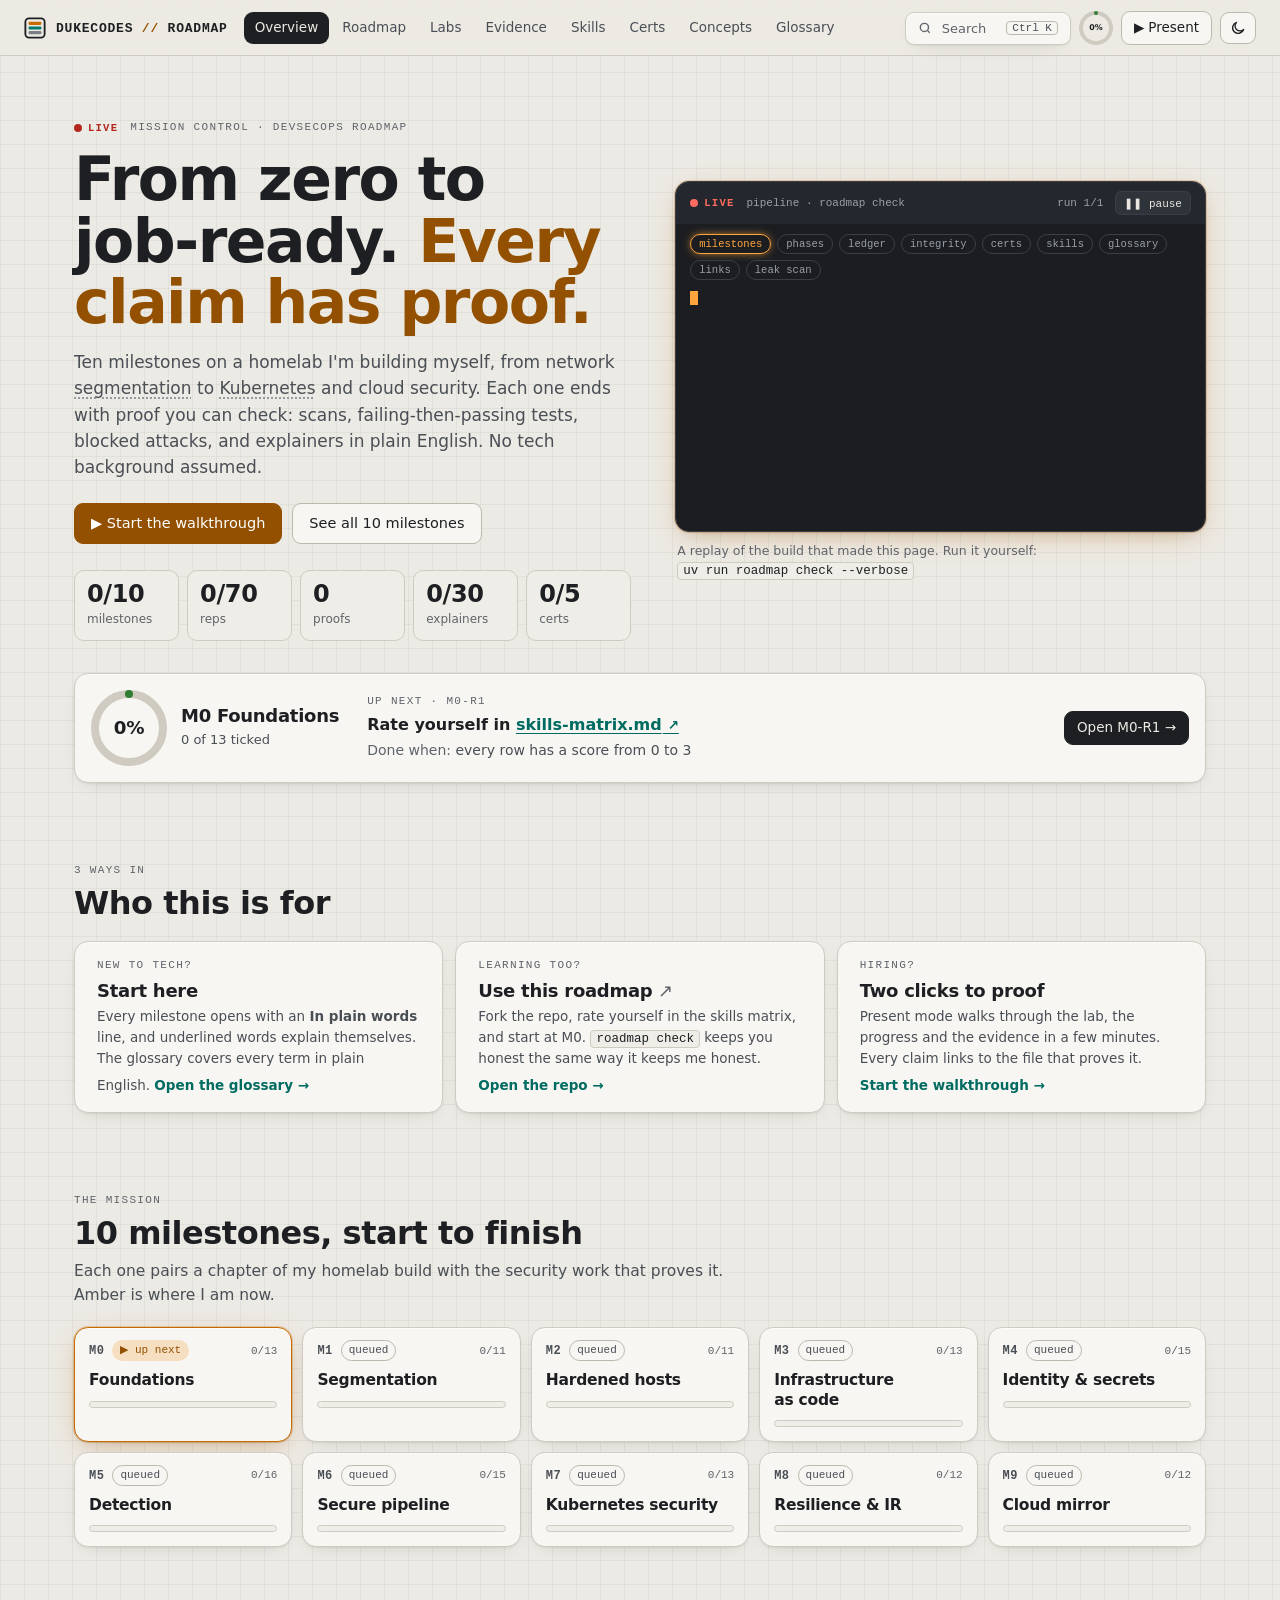
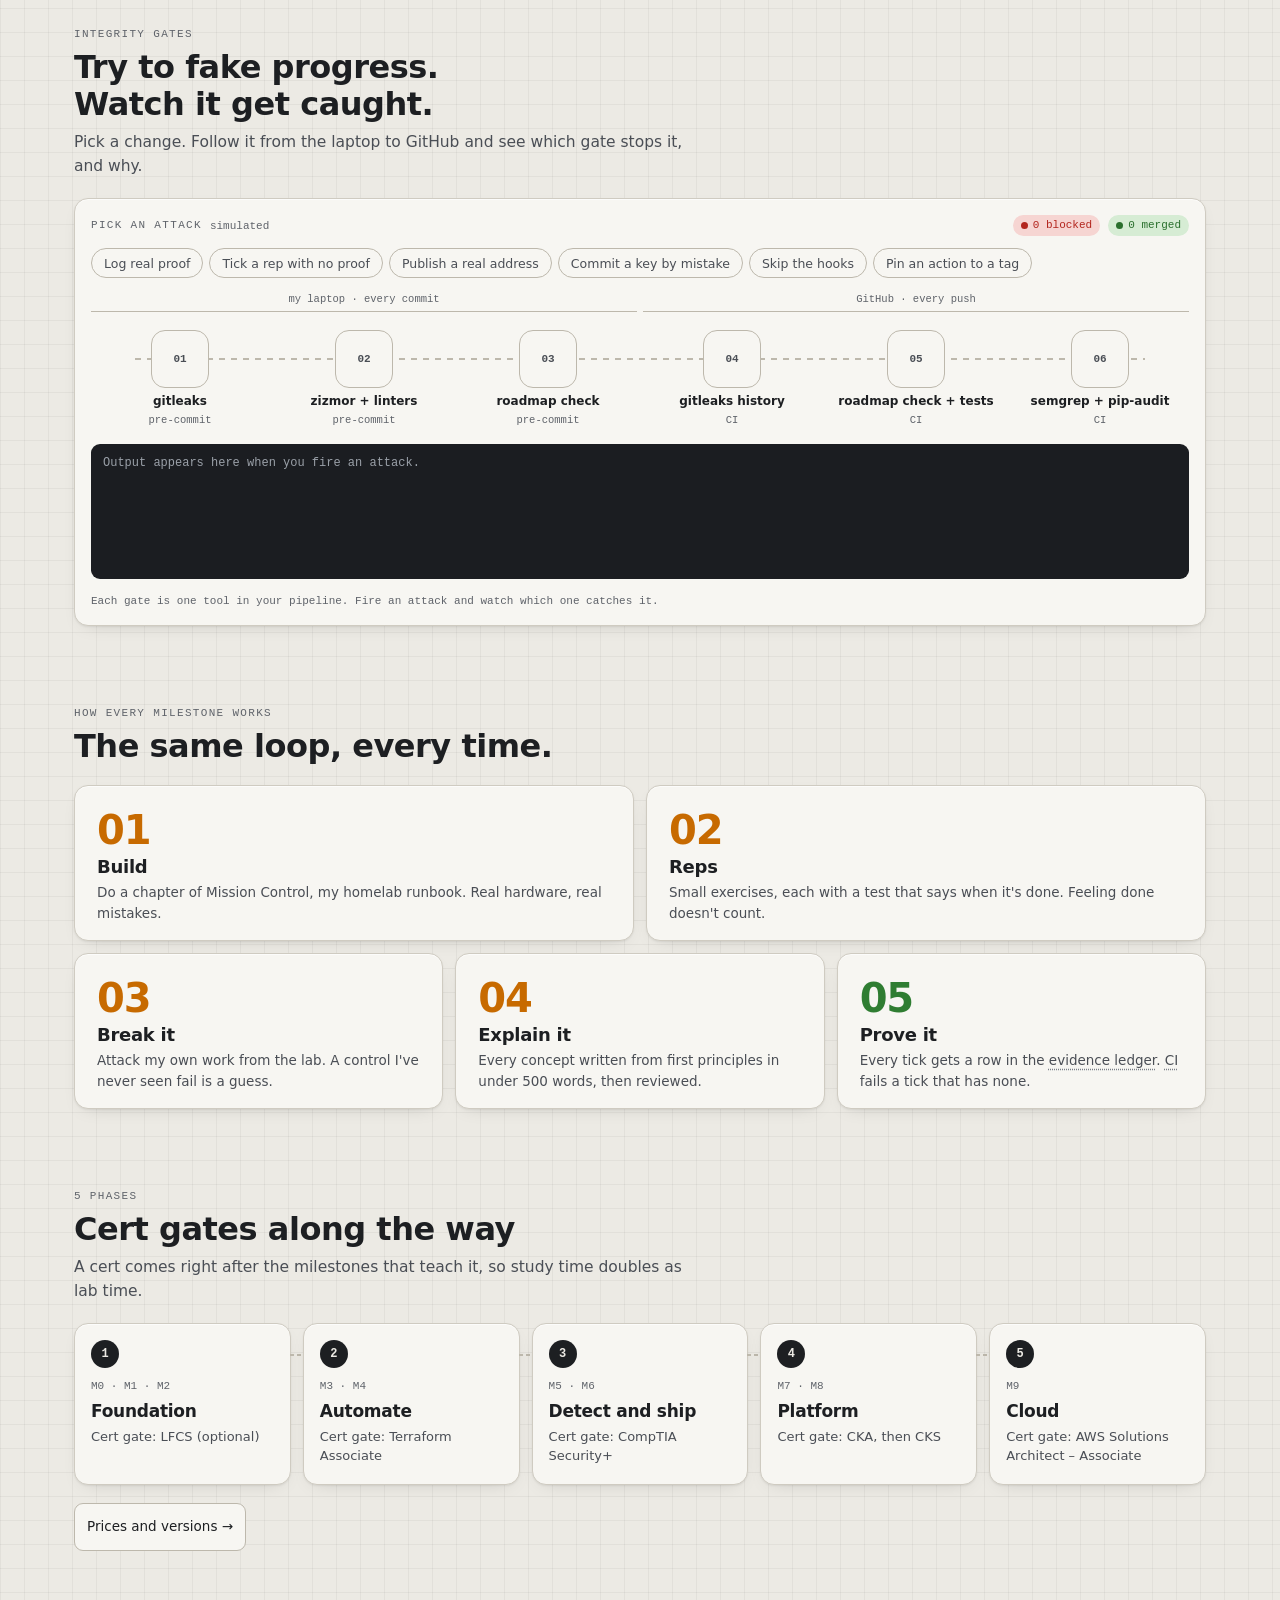
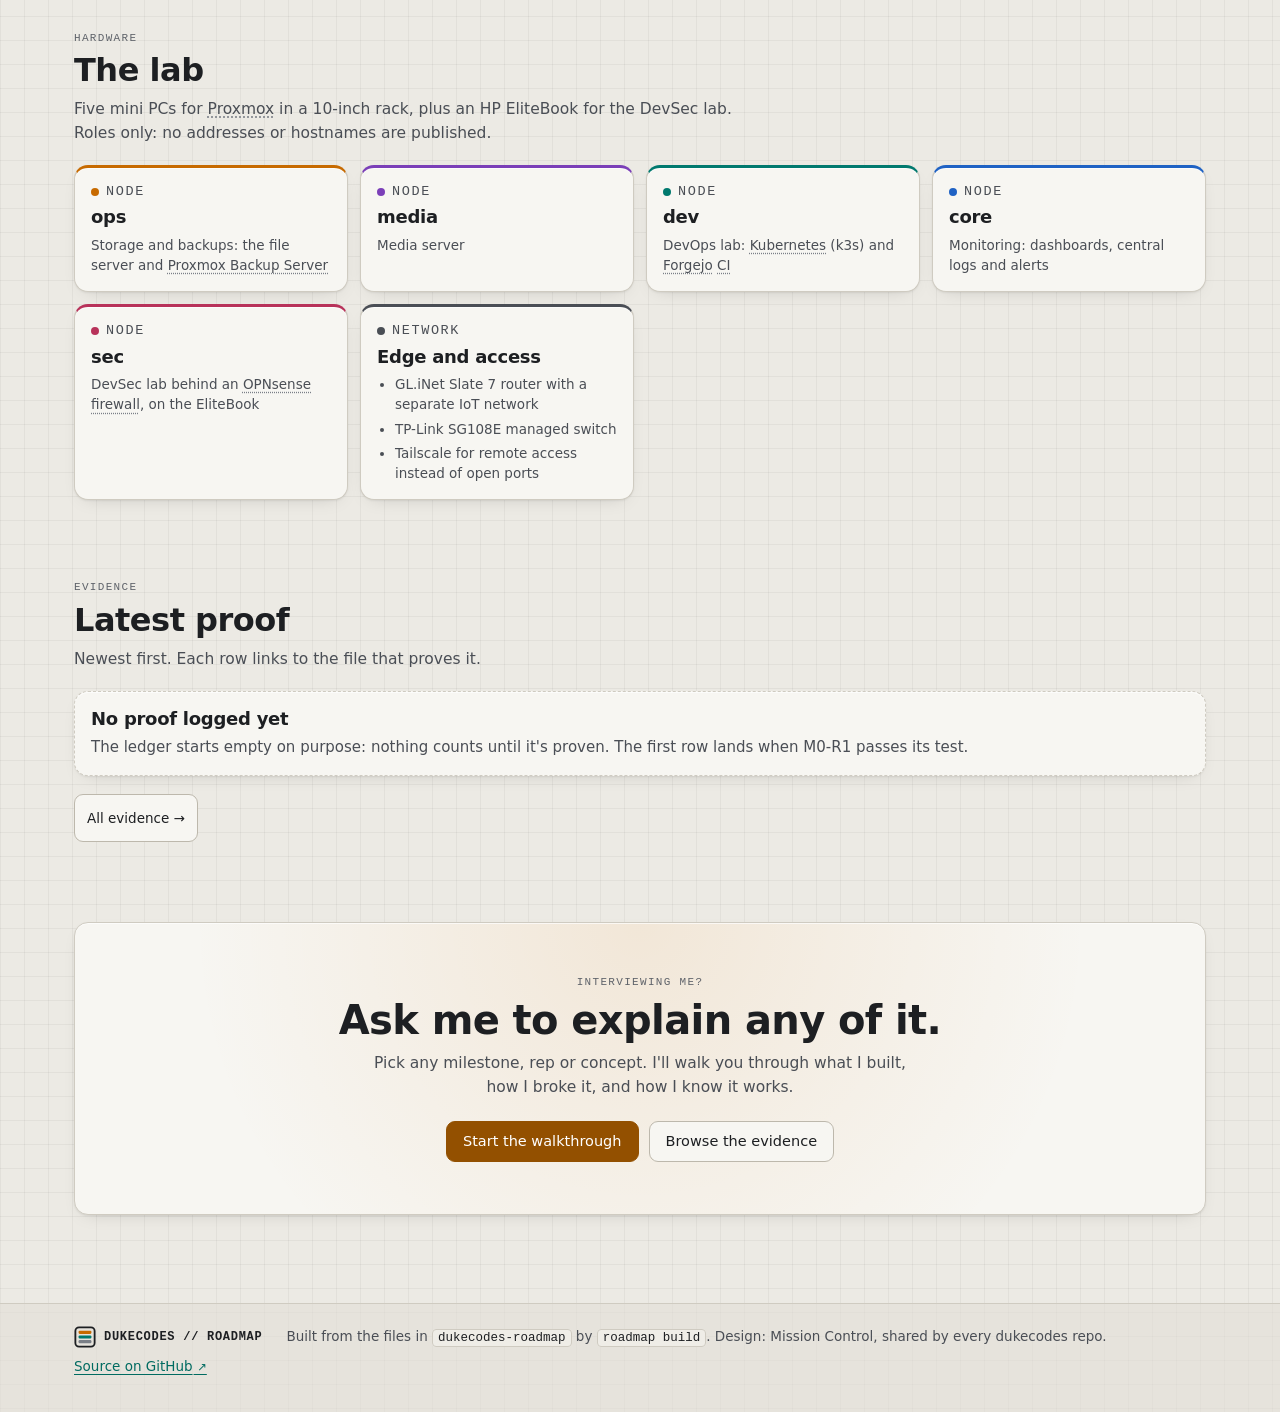
<file: site/index.html>
<!doctype html>
<html lang="en" data-theme="light">
<head>
<meta charset="utf-8">
<meta http-equiv="Content-Security-Policy" content="default-src 'none'; script-src 'self'; style-src 'self' https://fonts.googleapis.com; font-src https://fonts.gstatic.com; img-src 'self'; connect-src 'self'; base-uri 'none'; form-action 'none'; require-trusted-types-for 'script'; trusted-types 'none'; upgrade-insecure-requests">
<meta name="viewport" content="width=device-width, initial-scale=1, viewport-fit=cover">
<meta name="referrer" content="no-referrer">
<title>dukecodes DevSecOps Roadmap</title>
<meta name="description" content="Duke's DevSecOps roadmap: ten homelab milestones, each closed by evidence anyone can check.">
<link rel="icon" href="favicon.svg" type="image/svg+xml">
<script src="theme.js"></script>
<link rel="stylesheet" href="https://fonts.googleapis.com/css2?family=Bricolage+Grotesque:opsz,wght@12..96,700;12..96,800&family=IBM+Plex+Sans:wght@400;500;600&family=JetBrains+Mono:wght@400;500;700&display=swap">
<link rel="stylesheet" href="ds/tokens.css">
<link rel="stylesheet" href="ds/bundle.css">
<link rel="stylesheet" href="app.css">
<script src="vendor/react-18.3.1/react.production.min.js" defer></script>
<script src="vendor/react-18.3.1/react-dom.production.min.js" defer></script>
<script src="ds/bundle.js" defer></script>
<script src="app.js" defer></script>
</head>
<body>
<div id="root">
  <div class="rm-boot" role="status">
    <p class="rm-boot-title">Loading the roadmap…</p>
    <p>Still here? The page needs JavaScript and a web server. Run <code>make preview</code>, then open http://127.0.0.1:8000. Everything on it is also in the repository, starting with README.md and roadmap.md.</p>
  </div>
</div>
</body>
</html>
</file>
<file: site/ds/tokens.css>
/* dukecodes - Design system — generated from tokens.json by scripts/ds_tokens.py. Do not edit: run make site-tokens. */
:root, [data-theme="light"] {
  --bg-100: #eceae4;
  --bg-200: #e2dfd7;
  --panel-100: #f7f6f2;
  --panel-200: #efede7;
  --ink-100: #1d1f22;
  --ink-200: #4a4e55;
  --ink-300: #7a7f87;
  --ink-muted: #5f636a;
  --line-100: #cfcbc1;
  --line-200: #bdb8ac;
  --amber: #c76a00;
  --amber-strong: #935000;
  --focus-ring: var(--amber-strong);
  --amber-soft: #f6dfc0;
  --on-fill: #ffffff;
  --teal: #00796e;
  --teal-strong: #006b61;
  --teal-soft: #c9ebe6;
  --red: #b3261e;
  --red-soft: #f6d5d2;
  --green: #2f7d32;
  --green-strong: #2a6f2d;
  --green-soft: #d6ecd4;
  --violet: #6a4bb5;
  --violet-soft: #e3dbf6;
  --code-bg: #1b1d21;
  --code-ink: #e8e6df;
  --code-out: #b4b6ba;
  --code-muted: #9aa0a8;
  --code-bar: #24282e;
  --code-line: #3a3f46;
  --code-btn: #2f343b;
  --code-accent: #3fd1bf;
  --code-ok: #6fcf73;
  --code-ok-soft: #16301a;
  --code-warn: #ffa53d;
  --code-err: #ff6b5e;
  --code-err-soft: #3b1714;
  --node-ops: #c76a00;
  --node-media: #7b3fb8;
  --node-dev: #00796e;
  --node-core: #1f62c4;
  --node-sec: #b8325a;
  --node-net: #4a4e55;
  --grid-line: rgba(0,0,0,0.045);
  --scrim: rgba(10,12,14,0.45);
  --shadow-panel: 0 1px 0 rgba(255,255,255,0.7) inset, 0 1px 2px rgba(0,0,0,0.06), 0 6px 20px -12px rgba(0,0,0,0.25);
  --shadow-glow-amber: 0 0 0 1px rgba(199,106,0,0.25), 0 8px 30px -8px rgba(199,106,0,0.35);
  --shadow-glow-green: 0 0 0 1px rgba(47,125,50,0.25), 0 8px 30px -8px rgba(47,125,50,0.35);
  --shadow-pop: 0 30px 60px -20px rgba(0,0,0,0.35), 0 0 0 1px rgba(0,0,0,0.04);
}

[data-theme="dark"] {
  --bg-100: #121417;
  --bg-200: #0d0f11;
  --panel-100: #1a1d21;
  --panel-200: #20242a;
  --ink-100: #ecebe6;
  --ink-200: #b4b6ba;
  --ink-300: #80848b;
  --ink-muted: #959aa1;
  --line-100: #2c3138;
  --line-200: #3a4049;
  --amber: #ffa53d;
  --amber-strong: #ffa53d;
  --focus-ring: var(--amber-strong);
  --amber-soft: #3a2810;
  --on-fill: #121417;
  --teal: #3fd1bf;
  --teal-strong: #3fd1bf;
  --teal-soft: #0f312d;
  --red: #ff6b5e;
  --red-soft: #3b1714;
  --green: #6fcf73;
  --green-strong: #6fcf73;
  --green-soft: #16301a;
  --violet: #b39cff;
  --violet-soft: #271f40;
  --code-bg: #0b0c0e;
  --code-ink: #e8e6df;
  --code-out: #b4b6ba;
  --code-muted: #9aa0a8;
  --code-bar: #24282e;
  --code-line: #3a3f46;
  --code-btn: #2f343b;
  --code-accent: #3fd1bf;
  --code-ok: #6fcf73;
  --code-ok-soft: #16301a;
  --code-warn: #ffa53d;
  --code-err: #ff6b5e;
  --code-err-soft: #3b1714;
  --node-ops: #ffa53d;
  --node-media: #c08cff;
  --node-dev: #3fd1bf;
  --node-core: #6aa8ff;
  --node-sec: #ff7a9c;
  --node-net: #9aa0a8;
  --grid-line: rgba(255,255,255,0.035);
  --scrim: rgba(0,0,0,0.6);
  --shadow-panel: 0 1px 0 rgba(255,255,255,0.04) inset, 0 10px 30px -18px rgba(0,0,0,0.8);
  --shadow-glow-amber: 0 0 0 1px rgba(255,165,61,0.25), 0 8px 34px -8px rgba(255,165,61,0.45);
  --shadow-glow-green: 0 0 0 1px rgba(111,207,115,0.25), 0 8px 34px -8px rgba(111,207,115,0.4);
  --shadow-pop: 0 30px 60px -20px rgba(0,0,0,0.7), 0 0 0 1px rgba(255,255,255,0.04);
}

:root {
  --space-1: 4px;
  --space-2: 6px;
  --space-3: 8px;
  --space-4: 10px;
  --space-5: 12px;
  --space-6: 14px;
  --space-7: 16px;
  --space-8: 22px;
  --space-9: 24px;
  --space-10: 28px;
  --radius-xs: 4px;
  --radius-sm: 6px;
  --radius-md: 9px;
  --radius-lg: 10px;
  --radius-xl: 14px;
  --radius-pill: 999px;
  --font-display: "Bricolage Grotesque", system-ui, sans-serif;
  --font-body: "IBM Plex Sans", system-ui, sans-serif;
  --font-mono: "JetBrains Mono", ui-monospace, monospace;
}

.hero {
  font-family: var(--font-display);
  font-size: 50px;
  line-height: 1.02;
  font-weight: 800;
  letter-spacing: -0.015em;
}

.chapter {
  font-family: var(--font-display);
  font-size: 28px;
  line-height: 1.15;
  font-weight: 700;
  letter-spacing: -0.015em;
}

.section {
  font-family: var(--font-display);
  font-size: 22px;
  line-height: 1.2;
  font-weight: 700;
  letter-spacing: -0.015em;
}

.card-title {
  font-family: var(--font-display);
  font-size: 18px;
  line-height: 1.25;
  font-weight: 700;
  letter-spacing: -0.015em;
}

.stat {
  font-family: var(--font-display);
  font-size: 24px;
  line-height: 1.1;
  font-weight: 700;
}

.body {
  font-family: var(--font-body);
  font-size: 15px;
  line-height: 1.55;
  font-weight: 400;
}

.step-title {
  font-family: var(--font-body);
  font-size: 15px;
  line-height: 1.3;
  font-weight: 600;
}

.small {
  font-family: var(--font-body);
  font-size: 13.5px;
  line-height: 1.5;
  font-weight: 400;
}

.button {
  font-family: var(--font-body);
  font-size: 13.5px;
  line-height: 1.3;
  font-weight: 500;
}

.eyebrow {
  font-family: var(--font-mono);
  font-size: 11px;
  line-height: 1.4;
  font-weight: 500;
  letter-spacing: 0.12em;
}

.code {
  font-family: var(--font-mono);
  font-size: 12.5px;
  line-height: 1.55;
  font-weight: 400;
}

.chip {
  font-family: var(--font-mono);
  font-size: 11px;
  line-height: 1;
  font-weight: 400;
}

.brand {
  font-family: var(--font-mono);
  font-size: 13px;
  line-height: 1;
  font-weight: 700;
  letter-spacing: 0.06em;
}
</file>
<file: site/ds/bundle.css>
/* dukecodes - Design system: component styles. Every colour, space, radius and shadow comes from tokens.css. */

/* ---------- ground + utilities ---------- */
body{margin:0;background:var(--bg-100);color:var(--ink-100);font:15px/1.55 var(--font-body);-webkit-font-smoothing:antialiased;
  background-image:linear-gradient(var(--grid-line) 1px,transparent 1px),linear-gradient(90deg,var(--grid-line) 1px,transparent 1px);background-size:var(--space-9) var(--space-9)}
.dk-sr{position:absolute!important;width:1px;height:1px;padding:0;margin:-1px;overflow:hidden;clip:rect(0 0 0 0);white-space:nowrap;border:0}
.dk-pad{padding:var(--space-7)}
.dk-row{display:flex;flex-wrap:wrap;gap:var(--space-3);align-items:center}
.dk-col{display:flex;flex-direction:column;gap:var(--space-3)}
.dk-eyebrow{font:500 11px/1.4 var(--font-mono);letter-spacing:.12em;text-transform:uppercase;color:var(--ink-muted)}
.dk-meta{font:11px/1.5 var(--font-mono);color:var(--ink-muted);margin:0}
.dk-toolbar{display:flex;flex-wrap:wrap;align-items:center;gap:var(--space-3);margin-bottom:var(--space-5)}
.dk-toolbar .sp{flex:1}
.dk-live{display:inline-flex;align-items:center;gap:6px;font:700 10.5px var(--font-mono);letter-spacing:.12em;color:var(--red)}
.dk-live::before{content:"";width:8px;height:8px;border-radius:50%;background:currentColor;animation:dk-pulse 1.6s ease-out infinite}
.dk-live.paused{color:var(--ink-muted)}.dk-live.paused::before{animation:none}
@keyframes dk-pulse{0%{box-shadow:0 0 0 0 color-mix(in srgb,currentColor 60%,transparent)}100%{box-shadow:0 0 0 9px transparent}}
@keyframes dk-in{from{opacity:0;transform:translateY(-4px)}to{opacity:1;transform:none}}
@keyframes dk-fade{from{opacity:0}to{opacity:1}}

/* focus: one ring everywhere */
.dk-btn:focus-visible,.dk-seg button:focus-visible,.dk-trace-btn:focus-visible,.dk-gates .atk button:focus-visible,.dk-kbtn:focus-visible,
.dk-step .car:focus-visible,.dk-step button.h:focus-visible,.dk-glow:focus-visible,.dk-term-g:focus-visible,.dk-flip:focus-visible,.dk-ck:focus-visible,.dk-stage.is-btn:focus-visible,
.dk-topo .svgwrap:focus-visible,.dk-track-wrap:focus-visible{outline:2px solid var(--focus-ring);outline-offset:2px}
.dk-cmd-copy:focus-visible,.dk-term .bar button:focus-visible,.dk-console .ctl:focus-visible,.dk-gates .log:focus-visible{outline:2px solid var(--code-warn);outline-offset:2px}

/* ---------- celebrate ---------- */
.dk-confetti{position:absolute;inset:0;pointer-events:none;overflow:visible;z-index:50}
.dk-confetti i{position:absolute;left:50%;top:50%;width:7px;height:11px;border-radius:2px;animation:dk-conf 1.3s cubic-bezier(.2,.7,.3,1) forwards}
@keyframes dk-conf{0%{transform:translate(0,0) rotate(0);opacity:1}55%{transform:translate(var(--x),var(--y)) rotate(var(--r));opacity:1}100%{transform:translate(calc(var(--x)*1.25),calc(var(--y) + 240px)) rotate(calc(var(--r)*1.6));opacity:0}}

/* ---------- Panel ---------- */
.dk-panel{background:var(--panel-100);border:1px solid var(--line-100);border-radius:var(--radius-xl);box-shadow:var(--shadow-panel)}
.dk-panel.p{padding:var(--space-7)}

/* ---------- Button ---------- */
.dk-btn{display:inline-flex;align-items:center;gap:7px;min-height:32px;border:1px solid var(--line-200);background:var(--panel-100);color:var(--ink-100);border-radius:var(--radius-md);padding:7px 12px;cursor:pointer;font:500 13.5px/1.3 var(--font-body)}
.dk-btn:hover{border-color:var(--ink-200)}
.dk-btn.primary{background:var(--ink-100);color:var(--bg-100);border-color:var(--ink-100)}
.dk-btn.amber{background:var(--amber-strong);color:var(--on-fill);border-color:var(--amber-strong)}
.dk-btn.sm{min-height:28px;padding:5px 10px;font-size:12.5px}
.dk-btn[aria-pressed="true"]{background:var(--ink-100);color:var(--bg-100);border-color:var(--ink-100)}
.dk-btn:disabled,.dk-btn[aria-disabled="true"]{opacity:.5;cursor:default}

/* ---------- Chip ---------- */
.dk-chip{display:inline-flex;align-items:center;gap:5px;font:11px/1 var(--font-mono);padding:4px 7px;border-radius:var(--radius-pill);border:1px solid var(--line-200);color:var(--ink-200);background:var(--panel-100);white-space:nowrap}
.dk-chip .d{width:7px;height:7px;border-radius:50%;background:currentColor}
.dk-chip.amber{background:var(--amber-soft);border-color:transparent;color:var(--amber-strong)}
.dk-chip.teal{background:var(--teal-soft);border-color:transparent;color:var(--teal-strong)}
.dk-chip.red{background:var(--red-soft);border-color:transparent;color:var(--red)}
.dk-chip.green{background:var(--green-soft);border-color:transparent;color:var(--green-strong)}
.dk-chip.violet{background:var(--violet-soft);border-color:transparent;color:var(--violet)}

/* ---------- Callout ---------- */
.dk-callout{border-radius:var(--radius-lg);padding:10px var(--space-5);font-size:13.5px;line-height:1.5;color:var(--ink-100);display:flex;gap:var(--space-4)}
.dk-callout b{font-weight:600;flex:none;max-width:45%}
.dk-callout.warn{background:var(--red-soft)}.dk-callout.warn b{color:var(--red)}
.dk-callout.gate{background:var(--amber-soft)}.dk-callout.gate b{color:var(--amber-strong)}
.dk-callout.adapt{background:var(--teal-soft)}.dk-callout.adapt b{color:var(--teal-strong)}
.dk-callout.unverified{background:var(--violet-soft)}.dk-callout.unverified b{color:var(--violet)}

/* ---------- CodeBlock ---------- */
.dk-where{font:10.5px var(--font-mono);color:var(--teal-strong);display:block;margin-bottom:3px}
.dk-cmd-wrap{position:relative}
.dk-cmd{margin:0;background:var(--code-bg);color:var(--code-ink);border-radius:var(--radius-md);font:12.5px/1.55 var(--font-mono);padding:11px 64px 11px 12px;white-space:pre-wrap;word-break:break-word;overflow:auto;max-height:420px}
.dk-cmd code{font:inherit}
.dk-cmd-copy{position:absolute;top:6px;right:6px;min-height:24px;background:var(--code-btn);border:1px solid var(--code-line);color:var(--code-ink);border-radius:var(--radius-sm);font:11px var(--font-mono);padding:3px 8px;cursor:pointer}
.dk-cmd-copy.ok{background:var(--code-ok-soft);border-color:var(--code-ok);color:var(--code-ok)}
.dk-cmd-copy.fail{background:var(--code-err-soft);border-color:var(--code-err);color:var(--code-err)}

/* ---------- StatTile ---------- */
.dk-stat{border:1px solid var(--line-100);border-radius:var(--radius-lg);padding:var(--space-4) var(--space-5);background:var(--panel-200);min-width:110px}
.dk-stat b{display:block;font:700 24px/1.1 var(--font-display);letter-spacing:-.015em}
.dk-stat span{font-size:12px;color:var(--ink-muted)}

/* ---------- StageCard ---------- */
.dk-stage{position:relative;display:block;border:1px solid var(--line-100);background:var(--panel-100);border-radius:var(--radius-lg);padding:10px 11px 11px;overflow:hidden;text-align:left;box-sizing:border-box;width:184px;max-width:100%;min-width:0;font:inherit;color:inherit}
.dk-stages{display:grid;grid-template-columns:repeat(auto-fit,minmax(150px,1fr));gap:var(--space-3)}
:where(ul,ol).dk-stages{list-style:none;margin:0;padding:0}
.dk-stages .dk-stage{width:auto}
.dk-stages > :not(.dk-stage){display:flex;min-width:0}
.dk-stages > :not(.dk-stage) > .dk-stage{flex:1}
.dk-stage.is-btn{cursor:pointer;transition:transform .15s,border-color .15s}
.dk-stage.is-btn:hover{transform:translateY(-2px);border-color:var(--line-200)}
.dk-stage .n{display:block;font:10.5px var(--font-mono);color:var(--ink-muted)}
.dk-stage .t{display:block;font-weight:600;font-size:13px;line-height:1.25;margin:4px 0 8px;min-height:2.5em}
.dk-bar{display:block;height:5px;border-radius:9px;background:var(--panel-200);overflow:hidden;border:1px solid var(--line-100)}
.dk-bar i{display:block;height:100%;background:var(--teal);border-radius:9px;transition:width .45s}
.dk-stage .s{display:block;font:10px var(--font-mono);margin-top:6px;color:var(--ink-muted)}
.dk-stage.active{border-color:var(--amber)}.dk-stage.active .dk-bar i{background:var(--amber)}.dk-stage.active .s{color:var(--amber-strong)}
.dk-stage.done .dk-bar i{background:var(--green)}.dk-stage.done .s{color:var(--green-strong)}
.dk-stage.active::after{content:"";position:absolute;inset:0;background:linear-gradient(100deg,transparent 30%,color-mix(in srgb,var(--amber) 14%,transparent) 50%,transparent 70%);background-size:250% 100%;animation:dk-scan 2.4s linear infinite;pointer-events:none}
@keyframes dk-scan{from{background-position:150% 0}to{background-position:-100% 0}}

/* ---------- Segmented ---------- */
.dk-seg{display:inline-flex;flex-wrap:wrap;border:1px solid var(--line-200);border-radius:var(--radius-md);background:var(--panel-200)}
.dk-seg button{position:relative;border:0;background:none;min-height:30px;padding:6px 11px;font:12.5px var(--font-body);cursor:pointer;color:var(--ink-200)}
.dk-seg button:first-child{border-radius:calc(var(--radius-md) - 1px) 0 0 calc(var(--radius-md) - 1px)}
.dk-seg button:last-child{border-radius:0 calc(var(--radius-md) - 1px) calc(var(--radius-md) - 1px) 0}
.dk-seg button:only-child{border-radius:calc(var(--radius-md) - 1px)}
.dk-seg button:focus-visible{z-index:1}
.dk-seg button[aria-pressed="true"]{background:var(--ink-100);color:var(--bg-100)}

/* ---------- StepCard ---------- */
.dk-step{background:var(--panel-100);border:1px solid var(--line-100);border-radius:var(--radius-xl);box-shadow:var(--shadow-panel)}
.dk-step.open{border-color:var(--line-200)}
.dk-step .h{display:flex;align-items:flex-start;gap:var(--space-5);padding:var(--space-5) var(--space-6);cursor:pointer}
.dk-step button.h{width:100%;border:0;background:none;color:inherit;font:inherit;text-align:left;border-radius:calc(var(--radius-xl) - 1px)}
.dk-step span.id,.dk-step span.tt{display:block}
.dk-ck,.dk-step .mark{appearance:none;-webkit-appearance:none;box-sizing:border-box;flex:none;width:24px;height:24px;border:2px solid var(--ink-300);border-radius:var(--radius-sm);margin:1px 0 0;cursor:pointer;display:grid;place-items:center;background:var(--panel-100)}
.dk-ck:checked,.dk-step.done .mark{background:var(--green);border-color:var(--green)}
.dk-ck:checked::after,.dk-step.done .mark::after{content:"";width:6px;height:11px;border:solid var(--on-fill);border-width:0 2.5px 2.5px 0;transform:rotate(45deg) translate(-1px,-1px)}
.dk-step .ti{flex:1;min-width:0}
.dk-step .id{font:11px var(--font-mono);color:var(--ink-muted)}
.dk-step .tt{font-weight:600;font-size:15px;line-height:1.3;margin:1px 0 6px}
.dk-step .chips{display:flex;flex-wrap:wrap;gap:5px}
.dk-step.done .tt{color:var(--ink-200);text-decoration:line-through;text-decoration-color:var(--ink-300)}
.dk-step.done{background:var(--panel-200)}
.dk-step .car{flex:none;display:grid;place-items:center;width:28px;height:28px;margin:-3px -4px 0 0;border:0;border-radius:var(--radius-sm);background:none;color:var(--ink-muted);cursor:pointer;transition:transform .2s}
.dk-step .car:hover,.dk-step button.h:hover .car{background:var(--panel-200);color:var(--ink-100)}
.dk-step.ro .mark{border-radius:50%}
.dk-step.open .car{transform:rotate(90deg)}
.dk-step .b{padding:var(--space-7) var(--space-7) var(--space-7) 48px;border-top:1px dashed var(--line-100);min-width:0;overflow-wrap:break-word}
.dk-step .b > :first-child{margin-top:0}
@media (max-width:560px){.dk-step .h{padding:12px}.dk-step .b{padding:14px 14px 16px}}

/* ---------- ProgressRing ---------- */
.dk-ring{position:relative;display:inline-flex;align-items:center;gap:var(--space-6)}
.dk-ring svg{display:block;transform:rotate(-90deg)}
.dk-ring .trk{fill:none;stroke:var(--line-100)}
.dk-ring .val{fill:none;stroke:var(--green);stroke-linecap:round;transition:filter .3s}
.dk-ring.full .val{filter:drop-shadow(0 0 6px var(--green))}
.dk-ring .num{position:absolute;left:0;top:0;display:grid;place-items:center;font:800 26px/1 var(--font-display);letter-spacing:-.02em}
.dk-ring .lb b{display:block;font:700 18px/1.25 var(--font-display);letter-spacing:-.015em}
.dk-ring .lb span{font-size:13px;color:var(--ink-200)}

/* ---------- SwarmBoard ---------- */
.dk-swarm{position:relative}
.dk-swarm .grid{display:grid;grid-template-columns:repeat(auto-fill,minmax(150px,1fr));gap:var(--space-3)}
.dk-swarm .dk-stage{width:auto}
.dk-swarm.paused .dk-stage.active::after{animation-play-state:paused}
.dk-swarm .feed{margin-top:var(--space-5);background:var(--code-bg);color:var(--code-ink);border-radius:var(--radius-md);padding:10px 12px;font:12px/1.6 var(--font-mono);height:calc(7 * 1.6em + 20px);overflow:hidden}
.dk-swarm .feed div{animation:dk-in .25s ease-out;white-space:nowrap;overflow:hidden;text-overflow:ellipsis}
.dk-swarm .feed .ts{color:var(--code-muted);margin-right:8px}
.dk-swarm .feed .ok{color:var(--code-ok)}.dk-swarm .feed .go{color:var(--code-warn)}.dk-swarm .feed .ag{color:var(--code-accent)}
.dk-banner{display:flex;align-items:center;gap:var(--space-4);margin-top:var(--space-5);padding:var(--space-5) var(--space-7);border-radius:var(--radius-lg);background:var(--green-soft);color:var(--green-strong);font-weight:600;box-shadow:var(--shadow-glow-green);animation:dk-in .3s ease-out}

/* ---------- TopologyTrace ---------- */
.dk-topo{display:grid;grid-template-columns:minmax(0,1fr) 270px;gap:var(--space-6);align-items:start}
@media (max-width:760px){.dk-topo{grid-template-columns:minmax(0,1fr)}}
.dk-topo .note{margin:-4px 0 8px}
.dk-topo .swipe{margin:6px 0 0;text-align:center}
.dk-topo .svgwrap{overflow-x:auto;border-radius:var(--radius-md)}
.dk-topo svg{width:100%;height:auto;display:block}
@media (max-width:640px){.dk-topo svg{min-width:680px}}
.dk-topo .zone rect{fill:none;stroke:var(--red);stroke-dasharray:3 5}
.dk-topo .zone .tag{fill:var(--red)}
.dk-topo .tag{font:9.5px var(--font-mono);fill:var(--amber-strong)}
.dk-topo .lk{fill:none;stroke:var(--ink-300);stroke-width:2;transition:stroke .3s}
.dk-topo .lk.ten{stroke-width:5;stroke:var(--amber)}
.dk-topo .lk.two5{stroke-width:3;stroke:var(--teal)}
.dk-topo .lk.ts{stroke-dasharray:6 6;stroke:var(--violet)}
.dk-topo .lk.pwr{stroke-dasharray:2 5;stroke:var(--green)}
.dk-topo .lk.lab{stroke:var(--red);stroke-dasharray:4 4}
.dk-topo .lk.buy{stroke-dasharray:7 6}
.dk-topo .lk.hot{stroke:var(--amber);stroke-width:4}
.dk-topo .lk.blocked{stroke:var(--red);stroke-width:4}
.dk-topo .nd{cursor:pointer}
.dk-topo .nd:focus{outline:none}
.dk-topo .nd rect.b{fill:var(--panel-100);stroke:var(--line-200);stroke-width:1.5;transition:stroke .2s}
.dk-topo .nd:hover rect.b,.dk-topo .nd.sel rect.b{stroke:var(--ink-100)}
.dk-topo .nd.hot rect.b{stroke:var(--amber);stroke-width:2.5}
.dk-topo .nd.buy rect.b{stroke-dasharray:5 4}
.dk-topo .nd:focus-visible rect.b{stroke:var(--focus-ring);stroke-width:3}
.dk-topo .nd text{fill:var(--ink-100);font:12px var(--font-mono)}
.dk-topo .nd text.s{fill:var(--ink-muted);font-size:10px}
.dk-topo .nd .live{fill:var(--green)}
.dk-topo .amb{fill:var(--teal)}.dk-topo .amb.ten{fill:var(--amber)}.dk-topo .amb.lab{fill:var(--red)}.dk-topo .amb.ts{fill:var(--violet)}
.dk-topo .pkt{fill:var(--amber);filter:drop-shadow(0 0 5px var(--amber))}
.dk-topo .x{stroke:var(--red);stroke-width:4;stroke-linecap:round}
.dk-topo .legend{display:flex;flex-wrap:wrap;gap:12px;font:11px var(--font-mono);color:var(--ink-muted);margin-top:8px}
.dk-topo .legend span{display:inline-flex;align-items:center;gap:6px}
.dk-topo .legend i{display:inline-block;width:22px;height:0;border-top:2px solid var(--ink-300)}
.dk-topo .legend i.two5{border-top:3px solid var(--teal)}.dk-topo .legend i.ten{border-top:5px solid var(--amber)}
.dk-topo .legend i.ts{border-top:2px dashed var(--violet)}.dk-topo .legend i.lab{border-top:2px dashed var(--red)}
.dk-topo .legend i.pwr{border-top:2px dotted var(--green)}.dk-topo .legend i.buy{border-top:2px dashed var(--line-200)}
.dk-topo .traces{margin-top:6px}
.dk-trace-btn{display:flex;align-items:flex-start;gap:10px;width:100%;text-align:left;background:none;border:1px solid transparent;border-radius:var(--radius-md);padding:7px 8px;cursor:pointer;font:13px/1.3 var(--font-body);color:var(--ink-100)}
.dk-trace-btn:hover{background:var(--panel-200)}
.dk-trace-btn[aria-pressed="true"]{border-color:var(--amber);background:var(--amber-soft)}
.dk-trace-btn .pl{width:22px;height:22px;border-radius:50%;display:grid;place-items:center;background:var(--ink-100);color:var(--bg-100);font-size:9px;flex:none;margin-top:1px}
.dk-trace-btn b{display:block;font-weight:600;font-size:13px}
.dk-trace-btn .path{display:block;font:10px/1.4 var(--font-mono);color:var(--ink-muted);margin-top:2px}
.dk-hops{list-style:none;margin:10px 0 0;padding:0;counter-reset:h}
.dk-hops li{counter-increment:h;position:relative;padding:4px 0 4px 27px;font-size:12.5px;line-height:1.45;color:var(--ink-muted);transition:color .2s}
.dk-hops li::before{content:counter(h);position:absolute;left:0;top:5px;width:19px;height:19px;border-radius:50%;border:1px solid var(--line-200);font:10px/17px var(--font-mono);text-align:center;color:var(--ink-muted)}
.dk-hops li.on{color:var(--ink-100)}
.dk-hops li.on::before{background:var(--amber-strong);border-color:var(--amber-strong);color:var(--on-fill)}
.dk-hops li.x{color:var(--red)}
.dk-hops li.x::before{background:var(--red);border-color:var(--red);color:var(--on-fill);content:"\2715"}
.dk-detail{margin-top:var(--space-5);padding-top:var(--space-4);border-top:1px dashed var(--line-100);font-size:12.5px;line-height:1.5;color:var(--ink-200);min-height:52px}
.dk-detail b{display:block;font:600 13px var(--font-mono);color:var(--ink-100);margin-bottom:2px}

/* ---------- TerminalReplay ---------- */
.dk-term{border-radius:var(--radius-lg);overflow:hidden;background:var(--code-bg);color:var(--code-ink);box-shadow:var(--shadow-panel);border:1px solid var(--code-line)}
.dk-term .bar{display:flex;align-items:center;gap:var(--space-3);padding:7px 10px;background:var(--code-bar);font:11px var(--font-mono);color:var(--code-muted)}
.dk-term .bar .sp{flex:1}
.dk-term .bar button{min-height:24px;background:var(--code-btn);border:1px solid var(--code-line);color:var(--code-ink);border-radius:var(--radius-sm);font:11px var(--font-mono);padding:3px 8px;cursor:pointer}
.dk-term pre{margin:0;padding:12px 14px;font:12.5px/1.6 var(--font-mono);white-space:pre-wrap;word-break:break-word;min-height:150px}
.dk-term .pr{color:var(--code-accent)}.dk-term .o{color:var(--code-out)}.dk-term .ok{color:var(--code-ok)}.dk-term .wn{color:var(--code-warn)}.dk-term .er{color:var(--code-err)}
.dk-cur{display:inline-block;width:8px;height:1.1em;vertical-align:-2px;background:var(--code-warn);animation:dk-blink 1s steps(1) infinite}
.dk-cur.idle{animation-iteration-count:5}
@keyframes dk-blink{50%{opacity:0}}

/* ---------- GlossaryTerm ---------- */
.dk-term-g{position:relative;text-decoration:underline dotted var(--ink-300);text-underline-offset:3px;cursor:help;border-radius:3px}
.dk-tip{position:absolute;left:50%;bottom:calc(100% + 8px);transform:translateX(calc(-50% + var(--dx,0px)));width:max-content;max-width:min(280px,calc(100vw - 16px));background:var(--ink-100);color:var(--bg-100);font:13px/1.45 var(--font-body);padding:9px 11px;border-radius:var(--radius-md);z-index:20;animation:dk-fade .15s ease-out;text-align:left;box-shadow:var(--shadow-pop);text-decoration:none;white-space:normal}
.dk-tip[hidden]{display:none}
.dk-tip b{display:block;width:fit-content;font:600 11.5px var(--font-mono);margin-bottom:4px;padding-bottom:1px;border-bottom:2px solid var(--amber)}
.dk-tip::after{content:"";position:absolute;top:100%;left:calc(50% - var(--dx,0px));margin-left:-6px;border:6px solid transparent;border-top-color:var(--ink-100)}
.dk-tip::before{content:"";position:absolute;left:0;right:0;top:100%;height:10px}
.dk-tip.below{bottom:auto;top:calc(100% + 8px)}
.dk-tip.below::before{top:auto;bottom:100%}
.dk-tip.below::after{top:auto;bottom:100%;border-top-color:transparent;border-bottom-color:var(--ink-100)}

/* ---------- Flashcards ---------- */
.dk-flash{max-width:520px}
.dk-flip{perspective:1200px;cursor:pointer;border-radius:var(--radius-xl)}
.dk-flip .in{position:relative;display:grid;min-height:170px;transition:transform .55s cubic-bezier(.3,.7,.2,1);transform-style:preserve-3d}
.dk-flip.on .in{transform:rotateY(180deg)}
.dk-flip .f{grid-area:1/1;min-width:0;overflow-wrap:break-word;backface-visibility:hidden;-webkit-backface-visibility:hidden;border-radius:var(--radius-xl);border:1px solid var(--line-100);background:var(--panel-100);box-shadow:var(--shadow-panel);padding:var(--space-7) var(--space-8);display:flex;flex-direction:column;justify-content:center;gap:var(--space-3)}
.dk-flip .f.back{transform:rotateY(180deg);background:var(--panel-200);border-color:var(--teal)}
.dk-flip .f .q{font:700 20px/1.25 var(--font-display);letter-spacing:-.015em}
.dk-flip .f .a{font-size:14.5px;line-height:1.5}
.dk-flip .ans{color:var(--teal-strong)}
.dk-flip.done{cursor:default}.dk-flip.done .a{color:var(--ink-200)}
.dk-dots{display:flex;gap:5px;margin:var(--space-5) 0}
.dk-dots i{flex:1;height:5px;border-radius:9px;background:var(--line-100);transition:background .3s}
.dk-dots i.k{background:var(--green)}.dk-dots i.c{background:var(--amber)}

/* ---------- CommandPalette ---------- */
.dk-kbtn{display:inline-flex;align-items:center;gap:10px;background:var(--panel-100);border:1px solid var(--line-100);border-radius:var(--radius-md);padding:8px 12px;cursor:pointer;color:var(--ink-muted);font:13px var(--font-body);min-width:min(var(--dk-kbtn-min,260px),100%);box-shadow:var(--shadow-panel)}
.dk-kbtn.compact{min-width:0;gap:0;padding:8px 10px}
.dk-kbtn.compact .lbl,.dk-kbtn.compact .sp,.dk-kbtn.compact kbd{display:none}
@media (max-width:560px){.dk-kbtn.compact-auto{min-width:0;gap:0;padding:8px 10px}.dk-kbtn.compact-auto .lbl,.dk-kbtn.compact-auto .sp,.dk-kbtn.compact-auto kbd{display:none}}
.dk-kbtn .sp{flex:1}
.dk-kbtn kbd,.dk-pal kbd{font:11px var(--font-mono);border:1px solid var(--line-200);border-radius:var(--radius-xs);padding:0 5px;color:var(--ink-200)}
.dk-pal{position:fixed;inset:0;z-index:90;background:var(--scrim);backdrop-filter:blur(3px);display:flex;align-items:flex-start;justify-content:center;padding:6vh 16px 16px;animation:dk-in .15s ease-out}
.dk-pal .box{width:min(560px,100%);max-height:min(70vh,520px);display:flex;flex-direction:column;overflow:hidden;background:var(--panel-100);border:1px solid var(--line-200);border-radius:var(--radius-xl);box-shadow:var(--shadow-pop)}
.dk-pal input{border:0;border-bottom:1px solid var(--line-100);font:16px var(--font-body);padding:14px 16px;background:transparent;color:var(--ink-100);outline:none}
.dk-pal input:focus{border-bottom-color:var(--focus-ring)}
.dk-pal input::placeholder{color:var(--ink-muted)}
.dk-pal .res{overflow:auto;padding:6px}
.dk-pal .r{display:flex;gap:10px;align-items:baseline;padding:8px 10px;border-radius:var(--radius-md);cursor:pointer}
.dk-pal .r.on{background:var(--panel-200)}
.dk-pal .r.on .t{font-weight:600}
.dk-pal .r .k{font:11px var(--font-mono);color:var(--ink-muted);width:max(44px,var(--dk-pal-k,0px));flex:none;overflow-wrap:anywhere}
.dk-pal .r .c{flex:1;min-width:0}
.dk-pal .r .t{font-size:14px}
.dk-pal .r .t mark{background:none;color:var(--amber-strong);font-weight:700}
.dk-pal .r .x{display:block;font-size:12px;color:var(--ink-muted);white-space:nowrap;overflow:hidden;text-overflow:ellipsis}
.dk-pal .r .ent{font:12px var(--font-mono);color:var(--ink-muted)}
.dk-pal .empty{padding:20px 16px;font-size:13px;color:var(--ink-muted)}
.dk-pal .ft{display:flex;gap:14px;padding:8px 14px;border-top:1px solid var(--line-100);font:11px var(--font-mono);color:var(--ink-muted)}
.dk-toast{position:fixed;left:50%;bottom:18px;transform:translateX(-50%);background:var(--ink-100);color:var(--bg-100);padding:9px 14px;border-radius:var(--radius-md);font-size:13.5px;z-index:95;animation:dk-fade .2s ease-out;box-shadow:var(--shadow-pop)}

/* ---------- LiveConsole ---------- */
.dk-console{border-radius:var(--radius-xl);overflow:hidden;background:var(--code-bg);color:var(--code-ink);border:1px solid var(--code-line);box-shadow:var(--shadow-panel),var(--shadow-glow-amber)}
.dk-console .hd{display:flex;flex-wrap:wrap;align-items:center;gap:var(--space-3) var(--space-5);padding:9px 14px;background:var(--code-bar);font:11px var(--font-mono);color:var(--code-muted)}
.dk-console .hd .sp{flex:1}
.dk-console .nm{min-width:0;overflow-wrap:anywhere}
.dk-console .dk-live{color:var(--code-err)}.dk-console .dk-live.paused{color:var(--code-muted)}
.dk-console .ctl{min-height:24px;background:var(--code-btn);border:1px solid var(--code-line);color:var(--code-ink);border-radius:var(--radius-sm);font:11px var(--font-mono);padding:3px 8px;cursor:pointer}
.dk-console .ctl[aria-pressed="true"]{background:var(--code-warn);border-color:var(--code-warn);color:var(--code-bg)}
.dk-console .pips{display:flex;gap:6px;padding:10px 14px 0;flex-wrap:wrap}
.dk-console .pip{font:10.5px var(--font-mono);padding:3px 8px;border-radius:var(--radius-pill);border:1px solid var(--code-line);color:var(--code-muted);transition:color .25s,border-color .25s,background-color .25s,box-shadow .25s}
.dk-console .pip.run{border-color:var(--code-warn);color:var(--code-warn);box-shadow:0 0 10px -2px var(--code-warn)}
.dk-console .pip.ok{border-color:var(--code-ok-soft);color:var(--code-ok);background:var(--code-ok-soft)}
.dk-console .pip.bad{border-color:var(--code-err);color:var(--code-err);background:var(--code-err-soft)}
.dk-console pre{margin:0;padding:10px 14px 14px;font:12.5px/1.65 var(--font-mono);min-height:max(168px,calc(var(--dk-console-lines,7) * 1.65em));white-space:pre-wrap;word-break:break-word}
.dk-console pre div{animation:dk-in .2s ease-out}
.dk-console .c{color:var(--code-ink)}.dk-console .ok{color:var(--code-ok)}.dk-console .bad{color:var(--code-err);font-weight:700}.dk-console .go{color:var(--code-warn)}
.dk-verdict{font:700 10.5px var(--font-mono);letter-spacing:.1em;padding:3px 8px;border-radius:var(--radius-pill)}
.dk-verdict.pass{background:var(--code-ok-soft);color:var(--code-ok)}.dk-verdict.block{background:var(--code-err-soft);color:var(--code-err)}

/* ---------- GateSimulator ---------- */
.dk-gates .atk{display:flex;flex-wrap:wrap;gap:6px;margin-bottom:var(--space-6)}
.dk-gates .atk button{min-height:30px;border:1px solid var(--line-200);background:var(--panel-100);color:var(--ink-200);border-radius:var(--radius-pill);padding:6px 12px;font:12.5px var(--font-body);cursor:pointer}
.dk-gates .atk button[aria-pressed="true"]{background:var(--ink-100);color:var(--bg-100);border-color:var(--ink-100)}
.dk-gates .atk button[aria-disabled="true"]{cursor:progress}
.dk-gates .atk button[aria-disabled="true"]:not([aria-pressed="true"]){opacity:.55}
.dk-track-wrap{overflow-x:auto;overscroll-behavior-x:contain;border-radius:var(--radius-md)}
.dk-track{position:relative;display:grid;grid-template-columns:repeat(var(--n),minmax(0,1fr));gap:6px;padding:18px 0 6px}
.dk-track::before{content:"";position:absolute;left:4%;right:4%;top:46px;height:2px;background:repeating-linear-gradient(90deg,var(--line-200) 0 6px,transparent 6px 12px)}
.dk-gate{position:relative;z-index:1;display:flex;flex-direction:column;align-items:center;gap:6px;text-align:center;min-width:0}
.dk-gate .ic{width:56px;height:56px;border-radius:14px;display:grid;place-items:center;background:var(--panel-100);border:1.5px solid var(--line-200);font:700 11px var(--font-mono);color:var(--ink-200);transition:transform .25s,border-color .25s,background-color .25s,box-shadow .25s}
.dk-gate.ok .ic{border-color:var(--green);color:var(--green-strong);background:var(--green-soft)}
.dk-gate.cur .ic{border-color:var(--amber);color:var(--amber-strong);box-shadow:var(--shadow-glow-amber);transform:scale(1.06)}
.dk-gate.blk .ic{border-color:var(--red);color:var(--on-fill);background:var(--red);animation:dk-shake .4s}
.dk-gate .gl{flex-grow:1;font:600 12px var(--font-body)}
.dk-gate .gt{font:10.5px var(--font-mono);color:var(--ink-muted)}
@keyframes dk-shake{0%,100%{transform:none}25%{transform:translateX(-4px)}75%{transform:translateX(4px)}}
.dk-packet{position:absolute;top:38px;width:18px;height:18px;margin-left:-9px;border-radius:50%;background:var(--amber);box-shadow:0 0 0 4px color-mix(in srgb,var(--amber) 25%,transparent),0 0 16px var(--amber);transition:left .5s cubic-bezier(.4,0,.2,1);z-index:2}
.dk-packet.blk{background:var(--red);box-shadow:0 0 0 4px color-mix(in srgb,var(--red) 25%,transparent),0 0 16px var(--red)}
.dk-packet.ok{background:var(--green);box-shadow:0 0 16px var(--green)}
.dk-gate .bd{position:absolute;top:-16px;left:0;right:0;font:9.5px/12px var(--font-mono);letter-spacing:.08em;text-transform:uppercase;color:var(--ink-muted);white-space:nowrap}
.dk-gate.skip .ic{border-style:dashed;border-color:var(--ink-300);color:var(--ink-200)}
.dk-gate.unreached .ic{border-style:dashed;color:var(--ink-muted)}
.dk-zones{display:grid;grid-template-columns:repeat(var(--n),minmax(0,1fr));gap:6px}
.dk-zones .z{min-width:0;padding:0 4px 4px;border-bottom:1px solid var(--line-200);font:10.5px/1.35 var(--font-mono);color:var(--ink-muted);text-align:center;overflow-wrap:anywhere}
.dk-zones .z.none{border-bottom-color:transparent}
.dk-gates .log{margin-top:var(--space-5);background:var(--code-bg);color:var(--code-ink);border-radius:var(--radius-md);padding:0 12px;border-block:10px solid var(--code-bg);font:12px/1.6 var(--font-mono);height:calc(6 * 1.6em);overflow-y:auto;white-space:pre-wrap;word-break:break-word}
.dk-gates .log div{animation:dk-in .2s ease-out}
.dk-gates .log .go{color:var(--code-warn)}.dk-gates .log .ok{color:var(--code-ok)}.dk-gates .log .bad{color:var(--code-err);font-weight:700}.dk-gates .log .mu{color:var(--code-muted)}
.dk-why{margin-top:var(--space-6)}
@media (max-width:640px){.dk-track,.dk-zones{min-width:560px}}

/* ---------- BentoCard ---------- */
.dk-bento{display:grid;grid-template-columns:repeat(6,minmax(0,1fr));gap:var(--space-5)}
.dk-glow{position:relative;display:block;overflow-wrap:break-word;color:inherit;text-decoration:none;background:var(--panel-100);border:1px solid var(--line-100);border-radius:var(--radius-xl);box-shadow:var(--shadow-panel);padding:var(--space-7) var(--space-8);transition:transform .2s,border-color .2s;--mx:50%;--my:50%;grid-column:span var(--span,2)}
.dk-glow::before{content:"";position:absolute;inset:0;border-radius:inherit;background:radial-gradient(320px circle at var(--mx) var(--my),color-mix(in srgb,var(--tone,var(--amber)) 16%,transparent),transparent 60%);opacity:0;transition:opacity .25s;pointer-events:none}
.dk-glow:hover{transform:translateY(-2px);border-color:var(--line-200)}
.dk-glow:hover,.dk-glow:focus-within{z-index:2}
.dk-glow:hover::before{opacity:1}
.dk-glow > *{position:relative}
.dk-glow .big{overflow-wrap:anywhere;font:800 40px/1 var(--font-display);letter-spacing:-.03em;color:var(--tone,var(--amber));margin:8px 0 4px}
.dk-glow h3{font:700 18px/1.25 var(--font-display);letter-spacing:-.015em;margin:6px 0 4px}
.dk-glow .ext{color:var(--ink-muted);font-weight:500}
.dk-glow p{margin:0;font-size:13.5px;color:var(--ink-200)}
@media (max-width:720px){.dk-glow{grid-column:span 6}}

@media (prefers-reduced-motion:reduce){*,*::before,*::after{animation:none!important;transition:none!important}}
</file>
<file: site/app.css>
/* The roadmap page, on top of the Dukecodes Design System (ds/tokens.css, ds/bundle.css).
   Page classes start with rm-. Every colour comes from a design-system token, so both themes
   follow the tokens. Rules that patch a design-system class are marked "DS fix" and listed in
   docs/design-system-fixes.md, so they can move upstream. This file loads nothing else. */

:root {
  --rm-max: 1180px;
  --rm-gutter: 16px;
  --rm-head: 106px;
  --rm-sec: 56px;
}
@media (min-width: 720px) {
  :root { --rm-gutter: 24px; --rm-sec: 80px; }
}
@media (min-width: 1180px) {
  :root { --rm-head: 62px; }
}
[data-theme="light"] { color-scheme: light; }
[data-theme="dark"] { color-scheme: dark; }

html { scroll-padding-top: calc(var(--rm-head) + 14px); -webkit-text-size-adjust: 100%; text-size-adjust: 100%; }
body { min-height: 100vh; overflow-x: clip; }
body.rm-lock { overflow: hidden; }
/* The band behind a phone's status bar keeps the page colour while the header sticks below it. */
body::before {
  content: ""; position: fixed; inset: 0 0 auto; z-index: 41;
  height: env(safe-area-inset-top, 0px); background: var(--bg-100);
}
[class^="rm-"], [class*=" rm-"] { box-sizing: border-box; }
::selection { background: var(--amber-soft); color: var(--ink-100); }

a { color: var(--teal-strong); text-underline-offset: 3px; text-decoration-thickness: 1px; }
a:hover { text-decoration-thickness: 2px; }
a.dk-btn, a.dk-chip { text-decoration: none; }
:focus-visible { outline: 2px solid var(--focus-ring); outline-offset: 2px; }
[tabindex="-1"]:focus { outline: none; }

/* ---------------------------------------------------------------- small parts */

.rm-wrap {
  max-width: var(--rm-max); margin: 0 auto;
  padding-left: max(var(--rm-gutter), env(safe-area-inset-left, 0px));
  padding-right: max(var(--rm-gutter), env(safe-area-inset-right, 0px));
}
.rm-main { display: block; min-height: 60vh; }
.rm-main:focus { outline: none; }
.rm-sp { flex: 1; }
.rm-row { display: flex; flex-wrap: wrap; align-items: center; gap: 8px; }
.rm-between { justify-content: space-between; }
.rm-gap { margin-top: 32px; }
.rm-gap-top { margin-top: 18px; }
.rm-gap-bottom { margin-bottom: 18px; }
.rm-mono { font: 12.5px/1.45 var(--font-mono); }
.rm-nowrap { white-space: nowrap; }
.rm-muted { color: var(--ink-muted); }
.rm-ext { margin-left: 1px; font-size: .85em; }
.rm-code {
  padding: 1px 5px; border: 1px solid var(--line-100); border-radius: var(--radius-xs);
  background: var(--panel-200); color: var(--ink-100); font: 12.5px/1.45 var(--font-mono);
  overflow-wrap: anywhere; -webkit-box-decoration-break: clone; box-decoration-break: clone;
}
.rm-grid2 { display: grid; grid-template-columns: repeat(auto-fit, minmax(min(420px, 100%), 1fr)); gap: 14px; }
.rm-cards { display: grid; grid-template-columns: repeat(auto-fill, minmax(min(250px, 100%), 1fr)); gap: 12px; }
.rm-bar { display: flex; flex-wrap: wrap; align-items: center; gap: 10px 12px; margin: 0 0 16px; }
.rm-empty { border-style: dashed; }
.rm-empty h3 { margin: 0 0 6px; font: 700 18px/1.25 var(--font-display); letter-spacing: -.015em; }
.rm-empty p { margin: 0 0 12px; color: var(--ink-200); }
.rm-empty p:last-child { margin-bottom: 0; }
.rm-empty .dk-cmd-block { margin-top: 4px; }

.rm-skip {
  position: fixed; left: max(12px, env(safe-area-inset-left, 0px)); top: -80px; z-index: 100;
  padding: 9px 14px; border-radius: var(--radius-md); background: var(--ink-100); color: var(--bg-100);
  font: 600 13.5px/1.3 var(--font-body); text-decoration: none;
}
.rm-skip:focus { top: calc(env(safe-area-inset-top, 0px) + 12px); }

/* A navigation target lights up briefly, so the eye lands where the link went. */
.rm-flash { animation: rm-flash 1.8s ease-out; border-radius: var(--radius-sm); }
@keyframes rm-flash {
  0%, 35% { background-color: var(--amber-soft); }
  100% { background-color: transparent; }
}

/* ---------------------------------------------------------------- header */

.rm-header { position: sticky; top: env(safe-area-inset-top, 0px); z-index: 40; isolation: isolate; }
/* The blur sits on a pseudo-element: on the header itself it would trap the search dialog inside it. */
.rm-header::before {
  content: ""; position: absolute; inset: 0; z-index: -1; border-bottom: 1px solid var(--line-100);
  background: color-mix(in srgb, var(--bg-100) 86%, transparent);
  -webkit-backdrop-filter: blur(12px) saturate(1.3); backdrop-filter: blur(12px) saturate(1.3);
}
.rm-header-in {
  max-width: 1320px; margin: 0 auto; padding-block: 10px;
  padding-left: max(var(--rm-gutter), env(safe-area-inset-left, 0px));
  padding-right: max(var(--rm-gutter), env(safe-area-inset-right, 0px));
  display: flex; flex-wrap: wrap; align-items: center; gap: 8px 16px;
}
.rm-brand {
  display: inline-flex; align-items: center; gap: 10px; min-height: 36px; color: var(--ink-100); text-decoration: none;
  font: 700 13px/1 var(--font-mono); letter-spacing: .06em; white-space: nowrap; border-radius: var(--radius-sm);
}
.rm-brand-sep { color: var(--amber-strong); }
.rm-mark { flex: none; display: block; }
.rm-mark .f { fill: none; stroke: var(--ink-100); stroke-width: 2; }
.rm-mark .u1 { fill: var(--amber); }
.rm-mark .u2 { fill: var(--teal); }
.rm-mark .u3 { fill: var(--ink-300); }

.rm-nav { order: 3; flex: 1 1 100%; min-width: 0; }
.rm-nav ul {
  display: flex; gap: 2px; list-style: none; margin: 0 -4px; padding: 2px 4px 4px;
  overflow-x: auto; scrollbar-width: thin; overscroll-behavior-x: contain;
}
.rm-nav a {
  display: block; padding: 7px 11px; border-radius: var(--radius-md); color: var(--ink-200); text-decoration: none;
  font: 500 13.5px/1.3 var(--font-body); white-space: nowrap; transition: background-color .15s, color .15s;
}
.rm-nav a:hover { background: var(--panel-200); color: var(--ink-100); }
.rm-nav a[aria-current="page"] { background: var(--ink-100); color: var(--bg-100); }
.rm-nav a:focus-visible { outline-offset: -2px; }
@media (max-width: 719px) {
  /* More links sit past the edge: fade it so the row reads as scrollable. */
  .rm-nav ul { -webkit-mask-image: linear-gradient(90deg, var(--ink-100) 86%, transparent); mask-image: linear-gradient(90deg, var(--ink-100) 86%, transparent); padding-right: 32px; }
}
@media (min-width: 1180px) {
  .rm-nav { order: 0; flex: 1 1 auto; }
  .rm-nav ul { margin: 0; padding: 0; overflow: visible; }
}

.rm-tools { display: flex; align-items: center; gap: 8px; margin-left: auto; }
.rm-theme { padding: 7px 9px; }
.rm-present { gap: 4px; }
.rm-hring { display: flex; }

/* Search: the button fits the header instead of its usual 260px. */
.rm-palette { --dk-kbtn-min: 0px; }

@media (max-width: 639px) {
  .rm-hide-sm {
    position: absolute; width: 1px; height: 1px; margin: -1px; padding: 0; overflow: hidden; clip: rect(0 0 0 0); white-space: nowrap; border: 0;
  }
  .rm-tools { gap: 6px; }
}
@media (max-width: 479px) { .rm-hring { display: none; } }
@media (max-width: 379px) {
  .rm-brand-rest {
    position: absolute; width: 1px; height: 1px; margin: -1px; padding: 0; overflow: hidden; clip: rect(0 0 0 0); white-space: nowrap; border: 0;
  }
}

/* ---------------------------------------------------------------- headings and sections */

.rm-h1 {
  margin: 14px 0 16px; color: var(--ink-100); text-wrap: balance;
  font: 800 clamp(38px, 5.2vw, 60px)/1.02 var(--font-display); letter-spacing: -.025em;
}
.rm-h1 em, .rm-slide h2 em { font-style: normal; color: var(--amber-strong); }
.rm-h1v {
  margin: 8px 0 12px; color: var(--ink-100); text-wrap: balance;
  font: 800 clamp(30px, 4.2vw, 46px)/1.05 var(--font-display); letter-spacing: -.02em;
}
.rm-h2 {
  margin: 6px 0 8px; color: var(--ink-100); text-wrap: balance;
  font: 700 clamp(24px, 3vw, 32px)/1.15 var(--font-display); letter-spacing: -.015em;
}
.rm-sub { margin: 0; max-width: 680px; color: var(--ink-200); font-size: 15.5px; text-wrap: pretty; }
.rm-lede { margin: 0 0 22px; max-width: 640px; color: var(--ink-200); font-size: 17px; line-height: 1.55; text-wrap: pretty; }
.rm-vh { max-width: 820px; padding: clamp(28px, 5vw, 52px) 0 24px; }
.rm-vh .dk-eyebrow { margin: 0; }
.rm-vh .rm-lede { margin-bottom: 0; }
.rm-sec { padding-top: var(--rm-sec); }
.rm-sechead { max-width: 720px; margin: 0 0 20px; }
.rm-sechead .dk-eyebrow { margin: 0; }
.rm-ctas { display: flex; flex-wrap: wrap; gap: 10px; margin: 0 0 26px; }
.rm-cta { padding: 10px 16px; font-size: 14.5px; }

/* ---------------------------------------------------------------- overview */

.rm-hero {
  display: grid; grid-template-columns: minmax(0, 1.05fr) minmax(0, 1fr); gap: 44px; align-items: center;
  padding-top: clamp(28px, 6vw, 64px);
}
@media (max-width: 999px) { .rm-hero { grid-template-columns: minmax(0, 1fr); gap: 32px; } }
.rm-badge { display: flex; flex-wrap: wrap; align-items: center; gap: 8px 12px; margin: 0; }
.rm-stats { display: grid; grid-template-columns: repeat(auto-fit, minmax(96px, 1fr)); gap: 8px; max-width: 600px; }
.rm-stats .dk-stat { min-width: 0; }

.rm-console-note { margin: 10px 2px 0; color: var(--ink-muted); font-size: 12.5px; line-height: 1.5; }
.rm-console-note .rm-code { white-space: nowrap; }
@media (max-width: 560px) {
  .rm-console .dk-console pre { font-size: 11.5px; padding-inline: 12px; }
  .rm-console .dk-console .hd { gap: 6px 10px; padding: 9px 12px; }
}

.rm-next { display: flex; flex-wrap: wrap; align-items: center; gap: 16px 28px; }
.rm-next-body { flex: 1 1 280px; min-width: 0; }
.rm-next-body .dk-eyebrow { margin: 0 0 4px; }
.rm-next-t { margin: 0; color: var(--ink-100); font: 600 16px/1.4 var(--font-body); }
.rm-next-dw { margin: 4px 0 0; color: var(--ink-200); font-size: 14px; }
.rm-next-go { flex: none; }

/* Milestone cards. The title link stretches over the whole card. */
.rm-mgrid { display: grid; grid-template-columns: repeat(auto-fill, minmax(min(150px, 100%), 1fr)); gap: 10px; }
@media (min-width: 1000px) { .rm-mgrid { grid-template-columns: repeat(5, minmax(0, 1fr)); } }
.rm-mcard {
  position: relative; display: flex; flex-direction: column; gap: 8px; min-width: 0;
  padding: 14px 16px 16px; background: var(--panel-100); border: 1px solid var(--line-100);
  border-radius: var(--radius-xl); box-shadow: var(--shadow-panel); transition: transform .2s, border-color .2s;
}
.rm-mcard:hover { transform: translateY(-2px); border-color: var(--line-200); }
.rm-mcard:focus-within { outline: 2px solid var(--focus-ring); outline-offset: 2px; }
.rm-mcard.st-next, .rm-mcard.st-active { border-color: var(--amber); box-shadow: var(--shadow-panel), var(--shadow-glow-amber); }
.rm-mcard.st-done { border-color: var(--green); }
.rm-mcard.st-done .dk-bar i { background: var(--green); }
.rm-mcard.st-next .dk-bar i, .rm-mcard.st-active .dk-bar i { background: var(--amber); }
.rm-mcard-top { display: flex; align-items: center; gap: 8px; }
.rm-mid { color: var(--ink-200); font: 700 12px/1 var(--font-mono); letter-spacing: .04em; }
.rm-mcard-t { margin: 0; font: 700 18px/1.25 var(--font-display); letter-spacing: -.015em; text-wrap: balance; }
.rm-mcard.compact .rm-mcard-t { font-size: 15.5px; }
.rm-mcard.compact { gap: 10px; padding: 12px 14px 14px; }
.rm-cover { color: var(--ink-100); text-decoration: none; }
.rm-cover::after { content: ""; position: absolute; inset: 0; border-radius: inherit; }
.rm-cover:focus-visible { outline: none; }
.rm-mcard:hover .rm-cover { color: var(--teal-strong); }
.rm-mcard-p { margin: 0; color: var(--ink-200); font-size: 13.5px; line-height: 1.5; }
.rm-mcard .dk-meta { margin: 0; }

.rm-go { display: inline-block; margin-top: 6px; color: var(--teal-strong); font-weight: 600; white-space: nowrap; }

.rm-path { display: grid; grid-template-columns: repeat(auto-fit, minmax(min(150px, 100%), 1fr)); gap: 12px; list-style: none; margin: 0; padding: 0; }
@media (min-width: 1000px) { .rm-path { grid-template-columns: repeat(5, minmax(0, 1fr)); } }
.rm-pnode {
  position: relative; display: flex; flex-direction: column; gap: 6px; padding: 16px 16px 18px;
  background: var(--panel-100); border: 1px solid var(--line-100); border-radius: var(--radius-xl); box-shadow: var(--shadow-panel);
}
@media (min-width: 1000px) {
  .rm-pnode:not(:last-child)::after {
    content: ""; position: absolute; top: 30px; right: -13px; width: 13px; height: 2px;
    background: repeating-linear-gradient(90deg, var(--line-200) 0 4px, transparent 4px 7px);
  }
}
.rm-pnum {
  display: grid; place-items: center; width: 28px; height: 28px; border-radius: 50%;
  background: var(--ink-100); color: var(--bg-100); font: 700 12px/1 var(--font-mono);
}
.rm-pnode .dk-meta { margin-top: 4px; }
.rm-pnode h3 { margin: 0; font: 700 17px/1.25 var(--font-display); letter-spacing: -.015em; }
.rm-pnode p { margin: 0; color: var(--ink-200); font-size: 13px; line-height: 1.45; }

.rm-node {
  padding: 14px 16px 16px; background: var(--panel-100); border: 1px solid var(--line-100);
  border-top: 3px solid var(--rm-role, var(--line-200)); border-radius: var(--radius-xl); box-shadow: var(--shadow-panel);
}
.rm-node[data-role="ops"] { --rm-role: var(--node-ops); }
.rm-node[data-role="media"] { --rm-role: var(--node-media); }
.rm-node[data-role="dev"] { --rm-role: var(--node-dev); }
.rm-node[data-role="core"] { --rm-role: var(--node-core); }
.rm-node[data-role="sec"] { --rm-role: var(--node-sec); }
.rm-node[data-role="net"] { --rm-role: var(--node-net); }
.rm-node .dk-eyebrow { display: flex; align-items: center; gap: 7px; margin: 0; }
.rm-dot { flex: none; width: 8px; height: 8px; border-radius: 50%; background: var(--rm-role, var(--ink-300)); }
.rm-node h3 { margin: 4px 0 6px; font: 700 18px/1.25 var(--font-display); letter-spacing: -.015em; }
.rm-node p { margin: 0; color: var(--ink-200); font-size: 13.5px; line-height: 1.5; }
.rm-node ul { margin: 0; padding-left: 18px; color: var(--ink-200); font-size: 13.5px; line-height: 1.5; }
.rm-node li + li { margin-top: 4px; }

.rm-final {
  margin-top: var(--rm-sec); padding: clamp(28px, 5vw, 52px) 20px; text-align: center;
  border: 1px solid var(--line-100); border-radius: var(--radius-xl); box-shadow: var(--shadow-panel);
  background: radial-gradient(640px circle at 50% 0%, color-mix(in srgb, var(--amber) 11%, transparent), transparent 70%), var(--panel-100);
}
.rm-final .dk-eyebrow { margin: 0; }
.rm-final .rm-h2 { font-size: clamp(26px, 4vw, 40px); }
.rm-final .rm-sub { margin: 0 auto 22px; max-width: 560px; }
.rm-final .rm-ctas { justify-content: center; margin-bottom: 0; }

/* ---------------------------------------------------------------- tables */

.rm-tbl {
  /* relative: keeps the design system's absolute screen-reader text inside the scroll box on phones */
  position: relative; overflow-x: auto; background: var(--panel-100); border: 1px solid var(--line-100);
  border-radius: var(--radius-xl); box-shadow: var(--shadow-panel);
}
.rm-tbl table { width: 100%; border-collapse: collapse; font-size: 13.5px; line-height: 1.5; }
.rm-tbl th, .rm-tbl td { padding: 11px 14px; border-bottom: 1px solid var(--line-100); text-align: left; vertical-align: top; }
.rm-tbl thead th {
  background: var(--panel-200); color: var(--ink-muted); white-space: nowrap;
  font: 500 10.5px/1.4 var(--font-mono); letter-spacing: .12em; text-transform: uppercase;
}
.rm-tbl tbody tr:last-child > * { border-bottom: 0; }
.rm-tbl tbody tr:hover > * { background: color-mix(in srgb, var(--panel-200) 70%, transparent); }
.rm-claim { min-width: 160px; }
.rm-name { min-width: 140px; }

/* ---------------------------------------------------------------- roadmap and milestones */

.rm-phase { padding-top: 34px; }
.rm-phase-h { display: flex; flex-wrap: wrap; align-items: baseline; gap: 6px 14px; margin: 0 0 14px; }
.rm-phase-h .dk-eyebrow { flex-basis: 100%; margin: 0; }
.rm-phase-h .rm-h2 { margin: 0; }

.rm-crumb { display: flex; flex-wrap: wrap; align-items: center; gap: 8px; padding-top: 26px; color: var(--ink-muted); font: 12px/1.4 var(--font-mono); }
.rm-mhead { display: flex; flex-direction: column; gap: 12px; margin-top: 12px; }
.rm-mhead .dk-eyebrow { margin: 0; }
.rm-mhead .rm-h1v { margin: 0; }
.rm-ms { display: grid; grid-template-columns: minmax(0, 1fr) 320px; gap: 28px; align-items: start; margin-top: 30px; }
@media (max-width: 959px) { .rm-ms { grid-template-columns: minmax(0, 1fr); } }
.rm-ms-main { display: flex; flex-direction: column; gap: 34px; min-width: 0; }
.rm-msec h2 { margin: 0 0 6px; color: var(--ink-100); font: 700 22px/1.2 var(--font-display); letter-spacing: -.015em; }
.rm-msec > p { margin: 0 0 14px; max-width: 680px; color: var(--ink-200); }
.rm-parts { display: flex; flex-direction: column; gap: 34px; margin-top: 30px; }

/* Jump links to the parts of a long view: one wrapping row, never a sideways scroll. */
.rm-toc { display: flex; flex-wrap: wrap; align-items: baseline; gap: 6px 14px; margin: 0 0 6px; }
.rm-toc .dk-eyebrow { margin: 0; }
.rm-toc ul { display: flex; flex-wrap: wrap; gap: 6px 14px; list-style: none; margin: 0; padding: 0; font-size: 14px; }

/* Start here: a numbered path. */
.rm-start { padding: 4px 0; }
.rm-num {
  flex: none; display: grid; place-items: center; width: 28px; height: 28px; border-radius: 50%;
  background: var(--amber-soft); color: var(--amber-strong); font: 700 13px/1 var(--font-mono);
}
.rm-start p { max-width: 72ch; }
.rm-start p + p { margin-top: 4px; color: var(--ink-200); font-size: 14px; }
.rm-start .rm-row { margin-top: 8px; }

/* Practice */
.rm-val { display: inline-flex; align-items: center; gap: 8px; white-space: nowrap; }
.rm-time { min-width: 110px; }
.rm-note { min-width: 240px; }

/* Capstones */
.rm-cap { display: flex; flex-direction: column; gap: 10px; }
.rm-cap h3 { margin: 0; font: 700 17px/1.25 var(--font-display); letter-spacing: -.015em; }
.rm-cap p { margin: 0; font-size: 14px; line-height: 1.55; }
.rm-cap .rm-cap-q { padding-left: 12px; border-left: 3px solid var(--teal); color: var(--ink-100); }
.rm-cap .rm-cap-q .dk-eyebrow { display: block; margin: 0 0 2px; }

/* Clocks */
.rm-clock { display: inline-flex; flex-direction: column; align-items: flex-start; gap: 5px; }

/* Choices to make and skipped certs: plain bullets in a panel. */
.rm-choices { margin: 0; padding: 14px 18px 14px 36px; font-size: 14.5px; line-height: 1.55; }
.rm-choices li { max-width: 80ch; }
.rm-choices li + li { margin-top: 10px; }
.rm-prose p { margin: 0; max-width: 68ch; font-size: 15.5px; line-height: 1.65; }
.rm-reps { display: flex; flex-direction: column; gap: 10px; }

.rm-rep .b h4 { margin: 14px 0 4px; color: var(--ink-muted); font: 500 11px/1.4 var(--font-mono); letter-spacing: .12em; text-transform: uppercase; }
.rm-rep .b h4:first-child { margin-top: 0; }
.rm-rep .b p { margin: 0; }
/* A status mark, not a control: round, so it never passes for a checkbox. Drawn like a read-only
   StepCard's mark, so exit criteria and reps match. */
.rm-tick {
  flex: none; display: grid; place-items: center; width: 24px; height: 24px; margin-top: 1px;
  border: 2px solid var(--ink-300); border-radius: 50%; background: var(--panel-100);
}
.rm-tick.on { background: var(--green); border: 2px solid var(--green); }
.rm-tick.on::after {
  content: ""; width: 6px; height: 11px; border: solid var(--on-fill); border-width: 0 2.5px 2.5px 0;
  transform: rotate(45deg) translate(-1px, -1px);
}
.rm-proofs { margin: 0; padding-left: 18px; font-size: 13.5px; line-height: 1.5; }
.rm-proofs li + li { margin-top: 4px; }

.rm-list { list-style: none; margin: 0; padding: 4px 0; }
.rm-list > li { display: flex; align-items: flex-start; gap: 12px; padding: 12px 16px; border-top: 1px solid var(--line-100); }
.rm-list > li:first-child { border-top: 0; }
.rm-list > li > div { flex: 1; min-width: 0; }
.rm-list p { margin: 0; }
.rm-ico { flex: none; display: grid; place-items: center; width: 30px; height: 30px; border-radius: 8px; }
.rm-ico.teal { background: var(--teal-soft); color: var(--teal-strong); }
.rm-ico.red { background: var(--red-soft); color: var(--red); }
.rm-concept .rm-row { margin-top: 8px; font-size: 13.5px; }

.rm-aside { display: flex; flex-direction: column; gap: 12px; min-width: 0; }
.rm-acard .dk-eyebrow { margin: 0 0 8px; }
.rm-acard p { margin: 0; font-size: 14px; line-height: 1.55; }
.rm-acard p + p { margin-top: 8px; }
.rm-acard .rm-row { margin-top: 10px; }
.rm-acard ul { margin: 0; padding-left: 18px; font-size: 14px; line-height: 1.5; }
.rm-acard li + li { margin-top: 4px; }
.rm-pn { display: flex; flex-wrap: wrap; justify-content: space-between; gap: 10px; margin-top: 40px; }

/* ---------------------------------------------------------------- skills, certs */

.rm-legend { display: flex; flex-wrap: wrap; gap: 8px 18px; list-style: none; margin: 0 0 16px; padding: 0; color: var(--ink-200); font-size: 13px; }
.rm-legend b {
  display: inline-grid; place-items: center; min-width: 22px; height: 22px; padding: 0 5px; border: 1px solid var(--line-200);
  border-radius: var(--radius-pill); background: var(--panel-100); color: var(--ink-100); font: 700 11.5px/1 var(--font-mono);
}
.rm-domain h3 { margin: 0; font: 700 17px/1.25 var(--font-display); letter-spacing: -.015em; }
.rm-domain .dk-bar { margin: 10px 0 4px; }
.rm-domain ul { list-style: none; margin: 0; padding: 0; }
.rm-domain li {
  display: grid; grid-template-columns: minmax(0, 1fr) auto auto 1.4em; gap: 10px; align-items: center;
  padding: 8px 0; border-top: 1px dashed var(--line-100);
}
.rm-domain li:first-child { border-top: 0; }
.rm-skill { font-size: 13.5px; line-height: 1.45; }
.rm-dots { display: inline-flex; gap: 3px; }
.rm-dots i { width: 8px; height: 8px; border-radius: 50%; background: var(--line-200); }
.rm-dots i.on { background: var(--teal); }
.rm-score { color: var(--ink-100); font: 700 12px/1 var(--font-mono); text-align: right; }

/* A validity never squeezes to one word a line. */
.rm-valid { min-width: 96px; }

.rm-total { display: flex; flex-wrap: wrap; align-items: center; gap: 14px 32px; margin: 0 0 16px; }
.rm-total > div b { display: block; font: 700 26px/1.1 var(--font-display); letter-spacing: -.015em; }
.rm-total > div span { color: var(--ink-muted); font-size: 12.5px; }
.rm-total p { flex: 1 1 300px; margin: 0; color: var(--ink-200); font-size: 13.5px; }

/* ---------------------------------------------------------------- concept drill and glossary */

.rm-drill { display: flex; flex-direction: column; align-items: center; gap: 14px; }
.rm-drill > * { width: 100%; max-width: 680px; }
.rm-timer-row { display: flex; flex-wrap: wrap; align-items: center; gap: 10px; }
.rm-timer { min-width: 4.2ch; color: var(--ink-100); font: 700 28px/1 var(--font-mono); font-variant-numeric: tabular-nums; }
.rm-timer.low { color: var(--red); }
/* The drill column is 680px; the deck fills it instead of stopping at its own 520px. */
.rm-flashwrap .dk-flash { max-width: 680px; }
.rm-qlist h3 { margin: 0 0 4px; font: 700 16px/1.3 var(--font-display); letter-spacing: -.01em; }
.rm-qlist .rm-list > li { padding-inline: 0; }

.rm-input {
  width: min(320px, 100%); padding: 8px 12px; border: 1px solid var(--line-200); border-radius: var(--radius-md);
  background: var(--panel-100); color: var(--ink-100); font: 15px/1.3 var(--font-body);
}
.rm-input::placeholder { color: var(--ink-muted); }
.rm-gloss { display: grid; grid-template-columns: repeat(auto-fill, minmax(min(300px, 100%), 1fr)); gap: 10px; margin: 0; }
.rm-gloss > div { padding: 12px 14px; background: var(--panel-100); border: 1px solid var(--line-100); border-radius: var(--radius-lg); }
.rm-gloss dt { margin: 0 0 4px; color: var(--ink-100); font: 600 14.5px/1.3 var(--font-body); }
.rm-gloss dd { margin: 0; color: var(--ink-200); font-size: 13.5px; line-height: 1.5; }

/* ---------------------------------------------------------------- walkthrough */

.rm-deck {
  position: fixed; inset: 0; z-index: 80; display: flex; flex-direction: column;
  padding-top: env(safe-area-inset-top, 0px); padding-bottom: env(safe-area-inset-bottom, 0px);
  padding-left: max(var(--rm-gutter), env(safe-area-inset-left, 0px));
  padding-right: max(var(--rm-gutter), env(safe-area-inset-right, 0px));
  background-color: var(--bg-100);
  background-image: linear-gradient(var(--grid-line) 1px, transparent 1px), linear-gradient(90deg, var(--grid-line) 1px, transparent 1px);
  background-size: var(--space-9) var(--space-9);
}
.rm-deck-top, .rm-deck-nav, .rm-deck-prog { width: 100%; max-width: 1080px; margin-inline: auto; }
.rm-deck-top { display: flex; flex-wrap: wrap; align-items: center; gap: 8px; padding: 12px 0; }
.rm-deck-prog { flex: none; height: 3px; overflow: hidden; border-radius: 9px; background: var(--line-100); }
.rm-deck-prog i { display: block; height: 100%; background: var(--amber); transition: width .3s; }
.rm-stage {
  flex: 1; min-height: 0; display: flex; flex-direction: column;
  overflow-y: auto; overscroll-behavior: contain; padding: clamp(18px, 4vh, 40px) 0;
}
/* Auto margins centre a short slide and fall back to the top when a long one scrolls. */
.rm-slide { width: 100%; max-width: 1040px; margin: auto; animation: rm-slide-in .3s ease-out; }
@keyframes rm-slide-in { from { opacity: 0; transform: translateY(6px); } to { opacity: 1; transform: none; } }
.rm-slide > h2 {
  margin: 0 0 14px; color: var(--ink-100); text-wrap: balance;
  font: 800 clamp(30px, 4.4vw, 52px)/1.05 var(--font-display); letter-spacing: -.02em;
}
.rm-slide .rm-badge { margin-bottom: 14px; }
.rm-slide .rm-lede { max-width: 760px; }
.rm-slide .rm-grid2, .rm-slide .rm-mgrid, .rm-slide .rm-tbl, .rm-slide .rm-next { margin-bottom: 18px; }
.rm-slide .rm-path { margin-top: 4px; }
.rm-slide .dk-bento { grid-template-columns: repeat(auto-fit, minmax(min(190px, 100%), 1fr)); }
.rm-slide .dk-glow { grid-column: auto; }
.rm-slide .rm-ctas { margin: 8px 0 0; }
.rm-slide .dk-callout { margin-bottom: 14px; }
.rm-checks {
  display: grid; grid-template-columns: repeat(auto-fit, minmax(min(300px, 100%), 1fr)); gap: 8px;
  list-style: none; margin: 0 0 20px; padding: 0;
}
.rm-checks li {
  display: flex; align-items: baseline; gap: 10px; padding: 10px 12px; font-size: 14px; line-height: 1.45;
  background: var(--panel-100); border: 1px solid var(--line-100); border-radius: var(--radius-lg);
}
.rm-checks b { color: var(--green-strong); }
.rm-checks strong { font-family: var(--font-mono); font-size: 13px; }
.rm-deck-nav { display: flex; align-items: center; justify-content: space-between; gap: 10px; padding: 12px 0 16px; }
.rm-count { color: var(--ink-muted); font: 12px/1 var(--font-mono); }

/* ---------------------------------------------------------------- footer and loading */

.rm-footer { margin-top: calc(var(--rm-sec) + 8px); border-top: 1px solid var(--line-100); background: color-mix(in srgb, var(--bg-200) 55%, transparent); }
.rm-footer-in {
  display: flex; flex-wrap: wrap; align-items: center; gap: 8px 24px;
  padding-block: 22px max(36px, calc(env(safe-area-inset-bottom, 0px) + 20px));
  color: var(--ink-200); font-size: 13.5px;
}
.rm-footer-in p { margin: 0; }
.rm-footer-brand { display: inline-flex; align-items: center; gap: 8px; color: var(--ink-100); font: 700 12px/1 var(--font-mono); letter-spacing: .06em; }

.rm-boot {
  max-width: 640px; margin: 18vh auto 0; color: var(--ink-200); font: 15px/1.55 var(--font-body);
  padding-left: max(16px, env(safe-area-inset-left, 0px)); padding-right: max(16px, env(safe-area-inset-right, 0px));
}
.rm-boot-title { color: var(--ink-100); font: 700 18px/1.3 var(--font-display); }
.rm-boot-err { color: var(--red); font: 12px/1.5 var(--font-mono); overflow-wrap: anywhere; }
/* The "still loading?" help appears only if the scripts haven't replaced it after a few seconds. */
.rm-boot[role="status"] p + p { animation: rm-late 0s linear 2.5s both; }
@keyframes rm-late { from { visibility: hidden; } to { visibility: visible; } }
</file>
